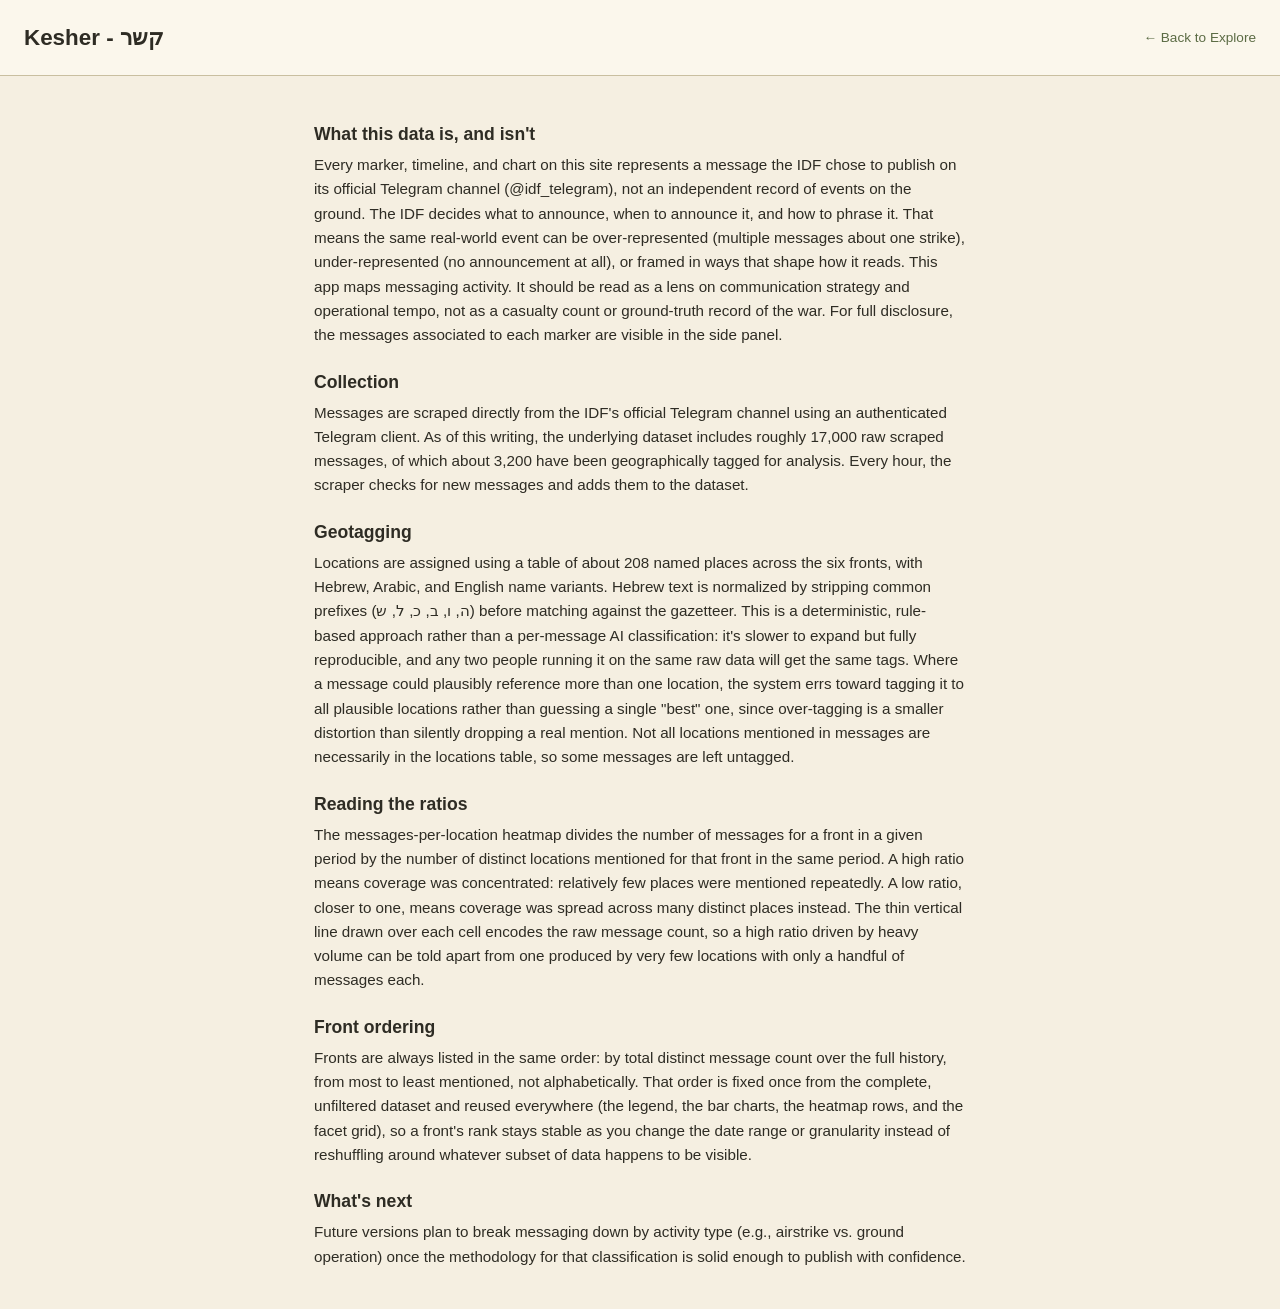
<file: app/templates/methodology.html>
<!DOCTYPE html>
<html lang="en">
<head>
  <meta charset="UTF-8" />
  <meta name="viewport" content="width=device-width, initial-scale=1.0" />
  <title>Methodology</title>
  <style>
    /* Palette mirrors app/theme.py — kept in sync by hand, this file is
       outside the Dash asset pipeline and can't import Python constants. */
    * { margin: 0; padding: 0; box-sizing: border-box; }
    body {
      font-family: -apple-system, BlinkMacSystemFont, "Segoe UI", sans-serif;
      color: #2E2C24;
      background: #F5EFE1;
    }
    header {
      display: flex;
      align-items: center;
      justify-content: space-between;
      padding: 1.5rem;
      border-bottom: 1px solid #C9BFA0;
      background: #FBF7EC;
    }
    header h1 {
      font-size: 1.4rem;
      margin: 0;
    }
    header a {
      font-size: 0.85rem;
      color: #5B6B44;
      text-decoration: none;
    }
    header a:hover { color: #A85C32; }
    main {
      max-width: 700px;
      margin: 0 auto;
      padding: 1.5rem;
    }
    main h2 {
      font-size: 1.1rem;
      margin: 1.5rem 0 0.5rem;
      color: #2E2C24;
    }
    main p {
      font-size: 0.95rem;
      line-height: 1.6;
      margin: 0 0 1rem;
      color: #2E2C24;
    }
  </style>
</head>
<body>
  <header>
    <h1>Kesher - קשר</h1>
    <a href="/">← Back to Explore</a>
  </header>
  <main>
    <h2>What this data is, and isn't</h2>
    <p>
      Every marker, timeline, and chart on this site represents a message the IDF chose to
      publish on its official Telegram channel (@idf_telegram), not an independent record of events on the
      ground. The IDF decides what to announce, when to announce it, and how to phrase it.
      That means the same real-world event can be over-represented (multiple messages about
      one strike), under-represented (no announcement at all), or framed in ways that shape
      how it reads. This app maps messaging activity. It should be read as a lens on
      communication strategy and operational tempo, not as a casualty count or ground-truth
      record of the war. For full disclosure, the messages associated to each marker are visible in the side panel.
    </p>

    <h2>Collection</h2>
    <p>
      Messages are scraped directly from the IDF's official Telegram channel using an
      authenticated Telegram client. As of this writing, the underlying dataset includes
      roughly 17,000 raw scraped messages, of which about 3,200 have been geographically
      tagged for analysis. Every hour, the scraper checks for new messages and adds them to the dataset.
    </p>

    <h2>Geotagging</h2>
    <p>
      Locations are assigned using a table of about 208 named places across the six
      fronts, with Hebrew, Arabic, and English name variants. Hebrew text is normalized by
      stripping common prefixes (ה, ו, ב, כ, ל, ש) before matching against the gazetteer.
      This is a deterministic, rule-based approach rather than a per-message AI
      classification: it's slower to expand but fully reproducible, and any two people
      running it on the same raw data will get the same tags. Where a message could
      plausibly reference more than one location, the system errs toward tagging it to all
      plausible locations rather than guessing a single "best" one, since over-tagging is a
      smaller distortion than silently dropping a real mention. Not all locations mentioned in
      messages are necessarily in the locations table, so some messages are left untagged.
    </p>

    <h2>Reading the ratios</h2>
    <p>
      The messages-per-location heatmap divides the number of messages for a front in a
      given period by the number of distinct locations mentioned for that front in the same
      period. A high ratio means coverage was concentrated: relatively few places were
      mentioned repeatedly. A low ratio, closer to one, means coverage was spread across many
      distinct places instead. The thin vertical line drawn over each cell encodes the raw
      message count, so a high ratio driven by heavy volume can be told apart from one
      produced by very few locations with only a handful of messages each.
    </p>

    <h2>Front ordering</h2>
    <p>
      Fronts are always listed in the same order: by total distinct message count over the
      full history, from most to least mentioned, not alphabetically. That order is fixed
      once from the complete, unfiltered dataset and reused everywhere (the legend, the bar
      charts, the heatmap rows, and the facet grid), so a front's rank stays stable as you
      change the date range or granularity instead of reshuffling around whatever subset of
      data happens to be visible.
    </p>

    <h2>What's next</h2>
    <p>
      Future versions plan to break messaging down by activity type 
      (e.g., airstrike vs. ground operation) once the methodology for 
      that classification is solid enough
      to publish with confidence.
    </p>
  </main>
</body>
</html>
</file>
